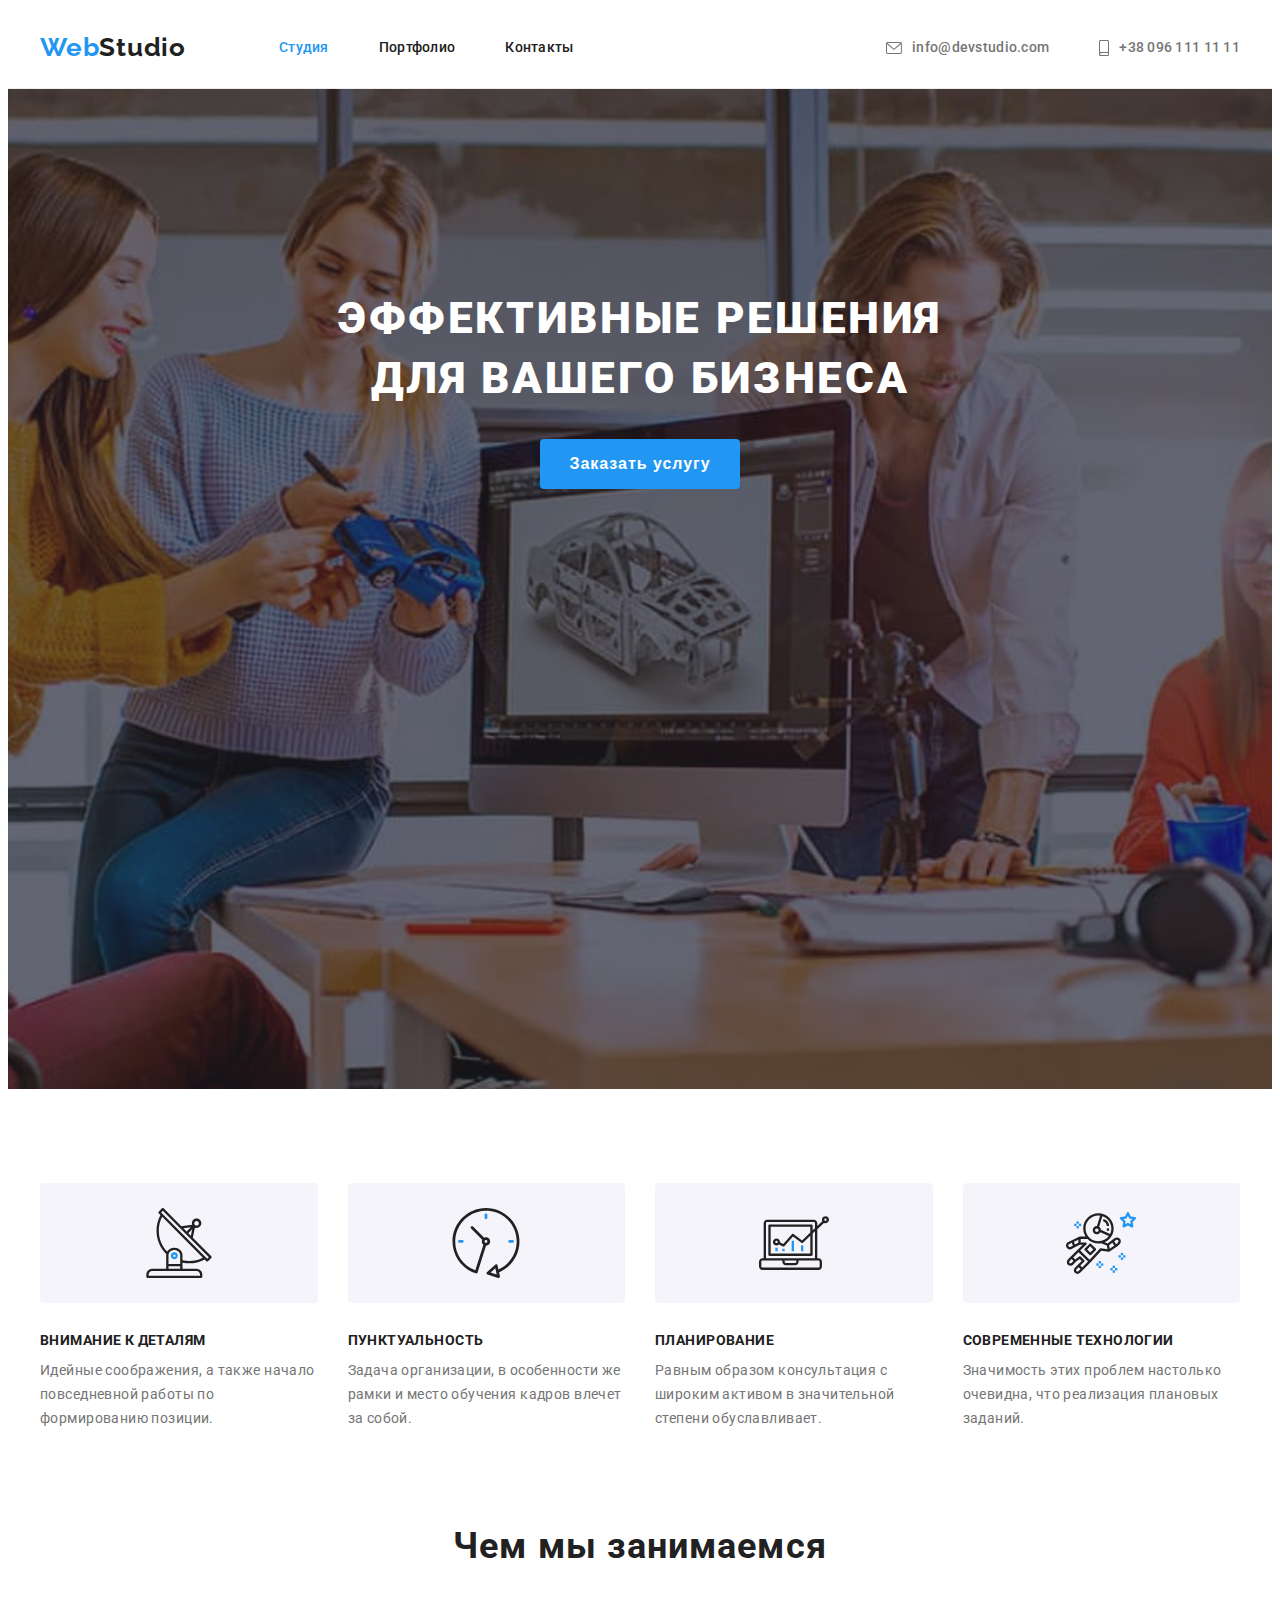
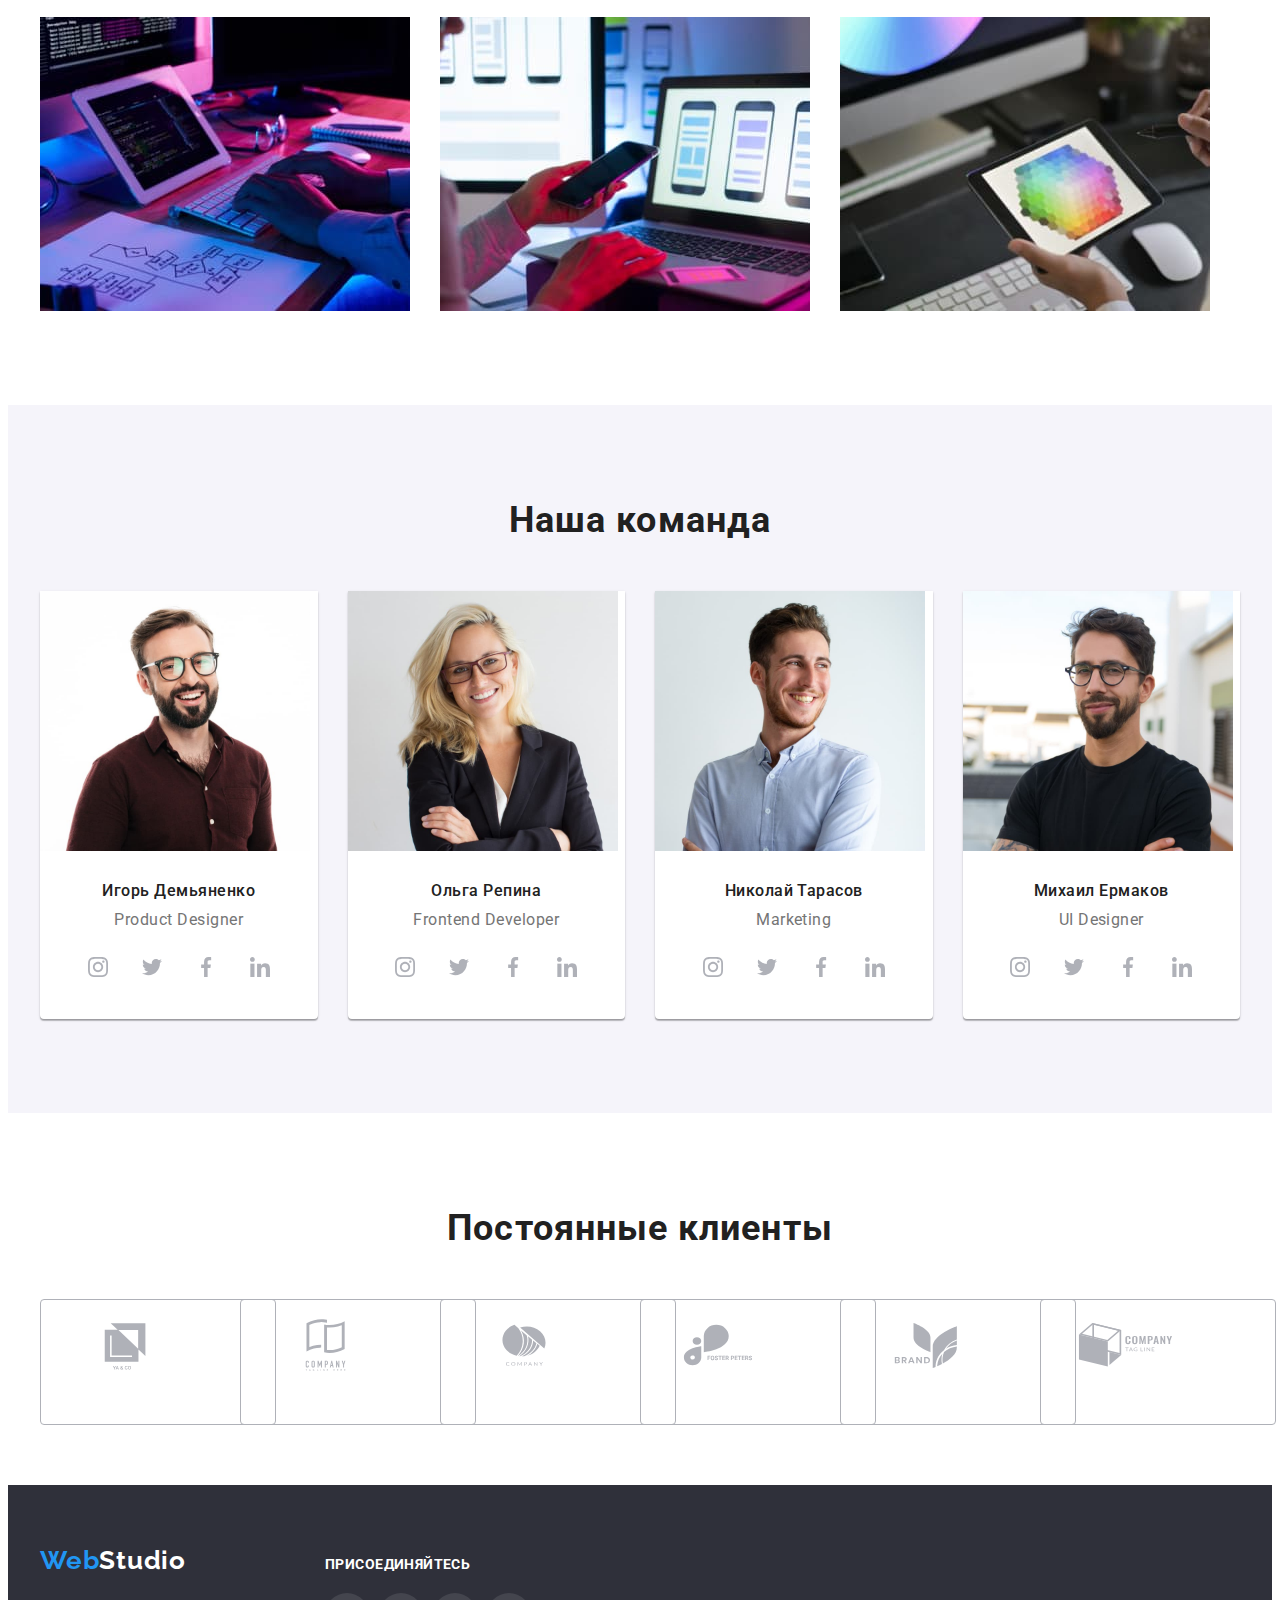
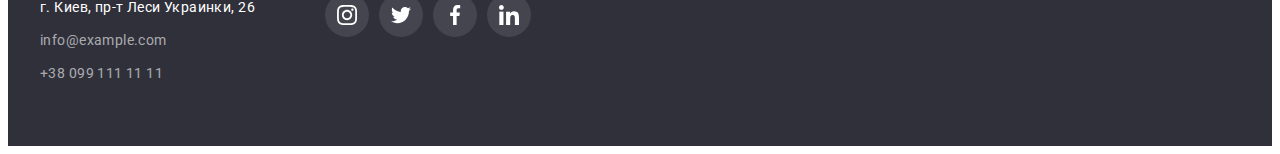
<file: index.html>
<!DOCTYPE html>
<html lang="ru">
  <head>
    <meta charset="UTF-8" />
    <meta http-equiv="X-UA-Compatible" content="IE=edge" />
    <meta name="viewport" content="width=device-width, initial-scale=1.0" />
    <title>WebStudio</title>
    <link rel="preconnect" href="https://fonts.googleapis.com" />
    <link rel="preconnect" href="https://fonts.gstatic.com" crossorigin />
    <link
      href="https://fonts.googleapis.com/css2?family=Raleway:wght@700&family=Roboto:wght@400;500;700;900&display=swap"
      rel="stylesheet"
    />
    <link
      rel="stylesheet"
      href="https://cdnjs.cloudflare.com/ajax/libs/modern-normalize/1.1.0/modern-normalize.min.css"
      integrity="sha512-wpPYUAdjBVSE4KJnH1VR1HeZfpl1ub8YT/NKx4PuQ5NmX2tKuGu6U/JRp5y+Y8XG2tV+wKQpNHVUX03MfMFn9Q=="
      crossorigin="anonymous"
      referrerpolicy="no-referrer"
    />
    <link rel="stylesheet" href="./css/styles.css" />
  </head>
  <body>
    <header class="header">
      <div class="container">
        <a class="header-logo link" href="./index.html" lang="en"
          ><span class="logo-accent">Web</span>Studio</a
        >
        <nav class="header-nav">
          <ul class="header-nav-list list">
            <li class="header-nav-item">
              <a href="" class="header-nav-link link current">Студия</a>
            </li>
            <li class="header-nav-item">
              <a href="./portfolio.html" class="header-nav-link link">Портфолио</a>
            </li>
            <li class="header-nav-item">
              <a href="" class="header-nav-link link">Контакты</a>
            </li>
          </ul>
        </nav>
        <ul class="header-contacts-list list">
          <li class="header-contacts-item">
            <a href="mailto:info@devstudio.com" class="header-contacts-link link">
              <svg class="header-contacts-icon" width="16" height="12">
                <use href="./images/icons.svg#icon-envelope"></use>
              </svg>
              info@devstudio.com</a
            >
          </li>
          <li class="header-contacts-item">
            <a href="tel:+380961111111" class="header-contacts-link link"
              ><svg class="header-contacts-icon" width="10" height="16">
                <use href="./images/icons.svg#icon-smartphone"></use></svg
              >+38 096 111 11 11</a
            >
          </li>
        </ul>
      </div>
    </header>
    <main>
      <section class="hero">
        <div class="container">
          <h1 class="hero-title">Эффективные решения для вашего бизнеса</h1>
          <button type="button" class="hero-btn">Заказать услугу</button>
        </div>
      </section>
      <section class="benefits section">
        <div class="container">
          <h2 class="visually-hidden">Преимущества</h2>
          <ul class="benefits-list list">
            <li class="benefits-item">
              <div class="benefits-item-icon">
                <svg class="benefits-icon" width="70" height="70">
                  <use href="./images/icons.svg#icon-benefits-1-antenna"></use>
                </svg>
              </div>
              <h3 class="benefits-subtitle">Внимание к деталям</h3>
              <p class="benefits-text">
                Идейные соображения, а также начало повседневной работы по формированию позиции.
              </p>
            </li>
            <li class="benefits-item">
              <div class="benefits-item-icon">
                <svg class="benefits-icon" width="70" height="70">
                  <use href="./images/icons.svg#icon-benefits-2-clock"></use>
                </svg>
              </div>
              <h3 class="benefits-subtitle">Пунктуальность</h3>
              <p class="benefits-text">
                Задача организации, в особенности же рамки и место обучения кадров влечет за собой.
              </p>
            </li>
            <li class="benefits-item">
              <div class="benefits-item-icon">
                <svg class="benefits-icon" width="70" height="70">
                  <use href="./images/icons.svg#icon-benefits-3-diagram"></use>
                </svg>
              </div>
              <h3 class="benefits-subtitle">Планирование</h3>
              <p class="benefits-text">
                Равным образом консультация с широким активом в значительной степени обуславливает.
              </p>
            </li>
            <li class="benefits-item">
              <div class="benefits-item-icon">
                <svg class="benefits-icon" width="70" height="70">
                  <use href="./images/icons.svg#icon-benefits-4-astronaut"></use>
                </svg>
              </div>
              <h3 class="benefits-subtitle">Современные технологии</h3>
              <p class="benefits-text">
                Значимость этих проблем настолько очевидна, что реализация плановых заданий.
              </p>
            </li>
          </ul>
        </div>
      </section>
      <section class="about section">
        <div class="container">
          <h2 class="section-title">Чем мы занимаемся</h2>
          <ul class="about-list list">
            <li class="about-item">
              <img
                src="./images/about/about-img-1.jpg"
                alt="Разработка продающих сайтов"
                width="370"
                height="294"
              />
            </li>
            <li class="about-item">
              <img
                src="./images/about//about-img-2.jpg"
                alt="Разработка мобильных приложений"
                width="370"
                height="294"
              />
            </li>
            <li class="about-item">
              <img
                src="./images/about//about-img-3.jpg"
                alt="Продвижение сайтов"
                width="370"
                height="294"
              />
            </li>
          </ul>
        </div>
      </section>
      <section class="team section">
        <div class="container">
          <h2 class="section-title">Наша команда</h2>
          <ul class="team-list list">
            <li class="team-item">
              <img
                src="./images/team/team-img-1.jpg"
                alt="Игорь Демьяненко"
                width="270"
                height="260"
              />
              <div class="team-item-desc">
                <h3 class="team-subtitle">Игорь Демьяненко</h3>
                <p lang="en" class="team-text">Product Designer</p>
                <ul class="team-soc-list list">
                  <li class="team-soc-item">
                    <a href="" class="team-soc-link link">
                      <svg class="team-soc-icon" width="20" height="20">
                        <use href="./images/icons.svg#icon-instagram"></use></svg
                    ></a>
                  </li>
                  <li class="team-soc-item">
                    <a href="" class="team-soc-link link">
                      <svg class="team-soc-icon" width="20" height="20">
                        <use href="./images/icons.svg#icon-twitter"></use>
                      </svg>
                    </a>
                  </li>
                  <li class="team-soc-item">
                    <a href="" class="team-soc-link link">
                      <svg class="team-soc-icon" width="20" height="20">
                        <use href="./images/icons.svg#icon-facebook"></use>
                      </svg>
                    </a>
                  </li>
                  <li class="team-soc-item">
                    <a href="" class="team-soc-link link">
                      <svg class="team-soc-icon" width="20" height="20">
                        <use href="./images/icons.svg#icon-linkedin"></use>
                      </svg>
                    </a>
                  </li>
                </ul>
              </div>
            </li>
            <li class="team-item">
              <img src="./images/team/team-img-2.jpg" alt="Ольга Репина" width="270" height="260" />
              <div class="team-item-desc">
                <h3 class="team-subtitle">Ольга Репина</h3>
                <p lang="en" class="team-text">Frontend Developer</p>
                <ul class="team-soc-list list">
                  <li class="team-soc-item">
                    <a href="" class="team-soc-link link">
                      <svg class="team-soc-icon" width="20" height="20">
                        <use href="./images/icons.svg#icon-instagram"></use></svg
                    ></a>
                  </li>
                  <li class="team-soc-item">
                    <a href="" class="team-soc-link link">
                      <svg class="team-soc-icon" width="20" height="20">
                        <use href="./images/icons.svg#icon-twitter"></use>
                      </svg>
                    </a>
                  </li>
                  <li class="team-soc-item">
                    <a href="" class="team-soc-link link">
                      <svg class="team-soc-icon" width="20" height="20">
                        <use href="./images/icons.svg#icon-facebook"></use>
                      </svg>
                    </a>
                  </li>
                  <li class="team-soc-item">
                    <a href="" class="team-soc-link link">
                      <svg class="team-soc-icon" width="20" height="20">
                        <use href="./images/icons.svg#icon-linkedin"></use>
                      </svg>
                    </a>
                  </li>
                </ul>
              </div>
            </li>
            <li class="team-item">
              <img
                src="./images/team/team-img-3.jpg"
                alt="Николай Тарасов"
                width="270"
                height="260"
              />
              <div class="team-item-desc">
                <h3 class="team-subtitle">Николай Тарасов</h3>
                <p lang="en" class="team-text">Marketing</p>
                <ul class="team-soc-list list">
                  <li class="team-soc-item">
                    <a href="" class="team-soc-link link">
                      <svg class="team-soc-icon" width="20" height="20">
                        <use href="./images/icons.svg#icon-instagram"></use></svg
                    ></a>
                  </li>
                  <li class="team-soc-item">
                    <a href="" class="team-soc-link link">
                      <svg class="team-soc-icon" width="20" height="20">
                        <use href="./images/icons.svg#icon-twitter"></use>
                      </svg>
                    </a>
                  </li>
                  <li class="team-soc-item">
                    <a href="" class="team-soc-link link">
                      <svg class="team-soc-icon" width="20" height="20">
                        <use href="./images/icons.svg#icon-facebook"></use>
                      </svg>
                    </a>
                  </li>
                  <li class="team-soc-item">
                    <a href="" class="team-soc-link link">
                      <svg class="team-soc-icon" width="20" height="20">
                        <use href="./images/icons.svg#icon-linkedin"></use>
                      </svg>
                    </a>
                  </li>
                </ul>
              </div>
            </li>
            <li class="team-item">
              <img
                src="./images/team/team-img-4.jpg"
                alt="Михаил Ермаков"
                width="270"
                height="260"
              />
              <div class="team-item-desc">
                <h3 class="team-subtitle">Михаил Ермаков</h3>
                <p lang="en" class="team-text">UI Designer</p>
                <ul class="team-soc-list list">
                  <li class="team-soc-item">
                    <a href="" class="team-soc-link link">
                      <svg class="team-soc-icon" width="20" height="20">
                        <use href="./images/icons.svg#icon-instagram"></use></svg
                    ></a>
                  </li>
                  <li class="team-soc-item">
                    <a href="" class="team-soc-link link">
                      <svg class="team-soc-icon" width="20" height="20">
                        <use href="./images/icons.svg#icon-twitter"></use>
                      </svg>
                    </a>
                  </li>
                  <li class="team-soc-item">
                    <a href="" class="team-soc-link link">
                      <svg class="team-soc-icon" width="20" height="20">
                        <use href="./images/icons.svg#icon-facebook"></use>
                      </svg>
                    </a>
                  </li>
                  <li class="team-soc-item">
                    <a href="" class="team-soc-link link">
                      <svg class="team-soc-icon" width="20" height="20">
                        <use href="./images/icons.svg#icon-linkedin"></use>
                      </svg>
                    </a>
                  </li>
                </ul>
              </div>
            </li>
          </ul>
        </div>
      </section>
      <section class="clients section">
        <div class="container">
          <h2 class="section-title">Постоянные клиенты</h2>
          <ul class="clients-list list">
            <li class="clients-item">
              <a href="" class="clients-link"
                ><svg class="clients-icon" width="106" height="60">
                  <use href="./images/icons.svg#icon-clients-logo-1"></use></svg
              ></a>
            </li>
            <li class="clients-item">
              <a href="" class="clients-link"
                ><svg class="clients-icon" width="106" height="60">
                  <use href="./images/icons.svg#icon-clients-logo-2"></use></svg
              ></a>
            </li>
            <li class="clients-item">
              <a href="" class="clients-link"
                ><svg class="clients-icon" width="106" height="60">
                  <use href="./images/icons.svg#icon-clients-logo-3"></use></svg
              ></a>
            </li>
            <li class="clients-item">
              <a href="" class="clients-link"
                ><svg class="clients-icon" width="106" height="60">
                  <use href="./images/icons.svg#icon-clients-logo-4"></use></svg
              ></a>
            </li>
            <li class="clients-item">
              <a href="" class="clients-link"
                ><svg class="clients-icon" width="106" height="60">
                  <use href="./images/icons.svg#icon-clients-logo-5"></use></svg
              ></a>
            </li>
            <li class="clients-item">
              <a href="" class="clients-link"
                ><svg class="clients-icon" width="106" height="60">
                  <use href="./images/icons.svg#icon-clients-logo-6"></use></svg
              ></a>
            </li>
          </ul>
        </div>
      </section>
    </main>
    <footer class="footer">
      <div class="container">
        <div class="footer-left">
          <a href="./index.html" class="footer-logo link"
            ><span class="logo-accent">Web</span>Studio</a
          >
          <address class="footer-contacts">
            <ul class="footer-contacts-list list">
              <li class="footer-contacts-item">
                <a
                  href="https://www.google.com/maps/d/viewer?mid=10uSM3H-mIU3GznYo2szRIEphczw&hl=en_US&ll=50.42732700000001%2C30.538092&z=17"
                  target="_blank"
                  rel="noopener noreferrer nofollow"
                  class="footer-contacts-link link adress"
                  >г. Киев, пр-т Леси Украинки, 26</a
                >
              </li>
              <li class="footer-contacts-item">
                <a href="mailto:info@example.com" class="footer-contacts-link link"
                  >info@example.com</a
                >
              </li>
              <li class="footer-contacts-item">
                <a href="tel:+380991111111" class="footer-contacts-link link">+38 099 111 11 11</a>
              </li>
            </ul>
          </address>
        </div>
        <div class="footer-join">
          <p class="footer-join-text">Присоединяйтесь</p>
          <ul class="footer-soc-list list">
            <li class="footer-soc-item">
              <a href="" class="footer-soc-link link">
                <svg class="footer-soc-icon" width="20" height="20">
                  <use href="./images/icons.svg#icon-instagram"></use>
                </svg>
              </a>
            </li>
            <li class="footer-soc-item">
              <a href="" class="footer-soc-link link">
                <svg class="footer-soc-icon" width="20" height="20">
                  <use href="./images/icons.svg#icon-twitter"></use>
                </svg>
              </a>
            </li>
            <li class="footer-soc-item">
              <a href="" class="footer-soc-link link">
                <svg class="footer-soc-icon" width="20" height="20">
                  <use href="./images/icons.svg#icon-facebook"></use>
                </svg>
              </a>
            </li>
            <li class="footer-soc-item">
              <a href="" class="footer-soc-link link">
                <svg class="footer-soc-icon" width="20" height="20">
                  <use href="./images/icons.svg#icon-linkedin"></use>
                </svg>
              </a>
            </li>
          </ul>
        </div>
      </div>
    </footer>
  </body>
</html>
</file>
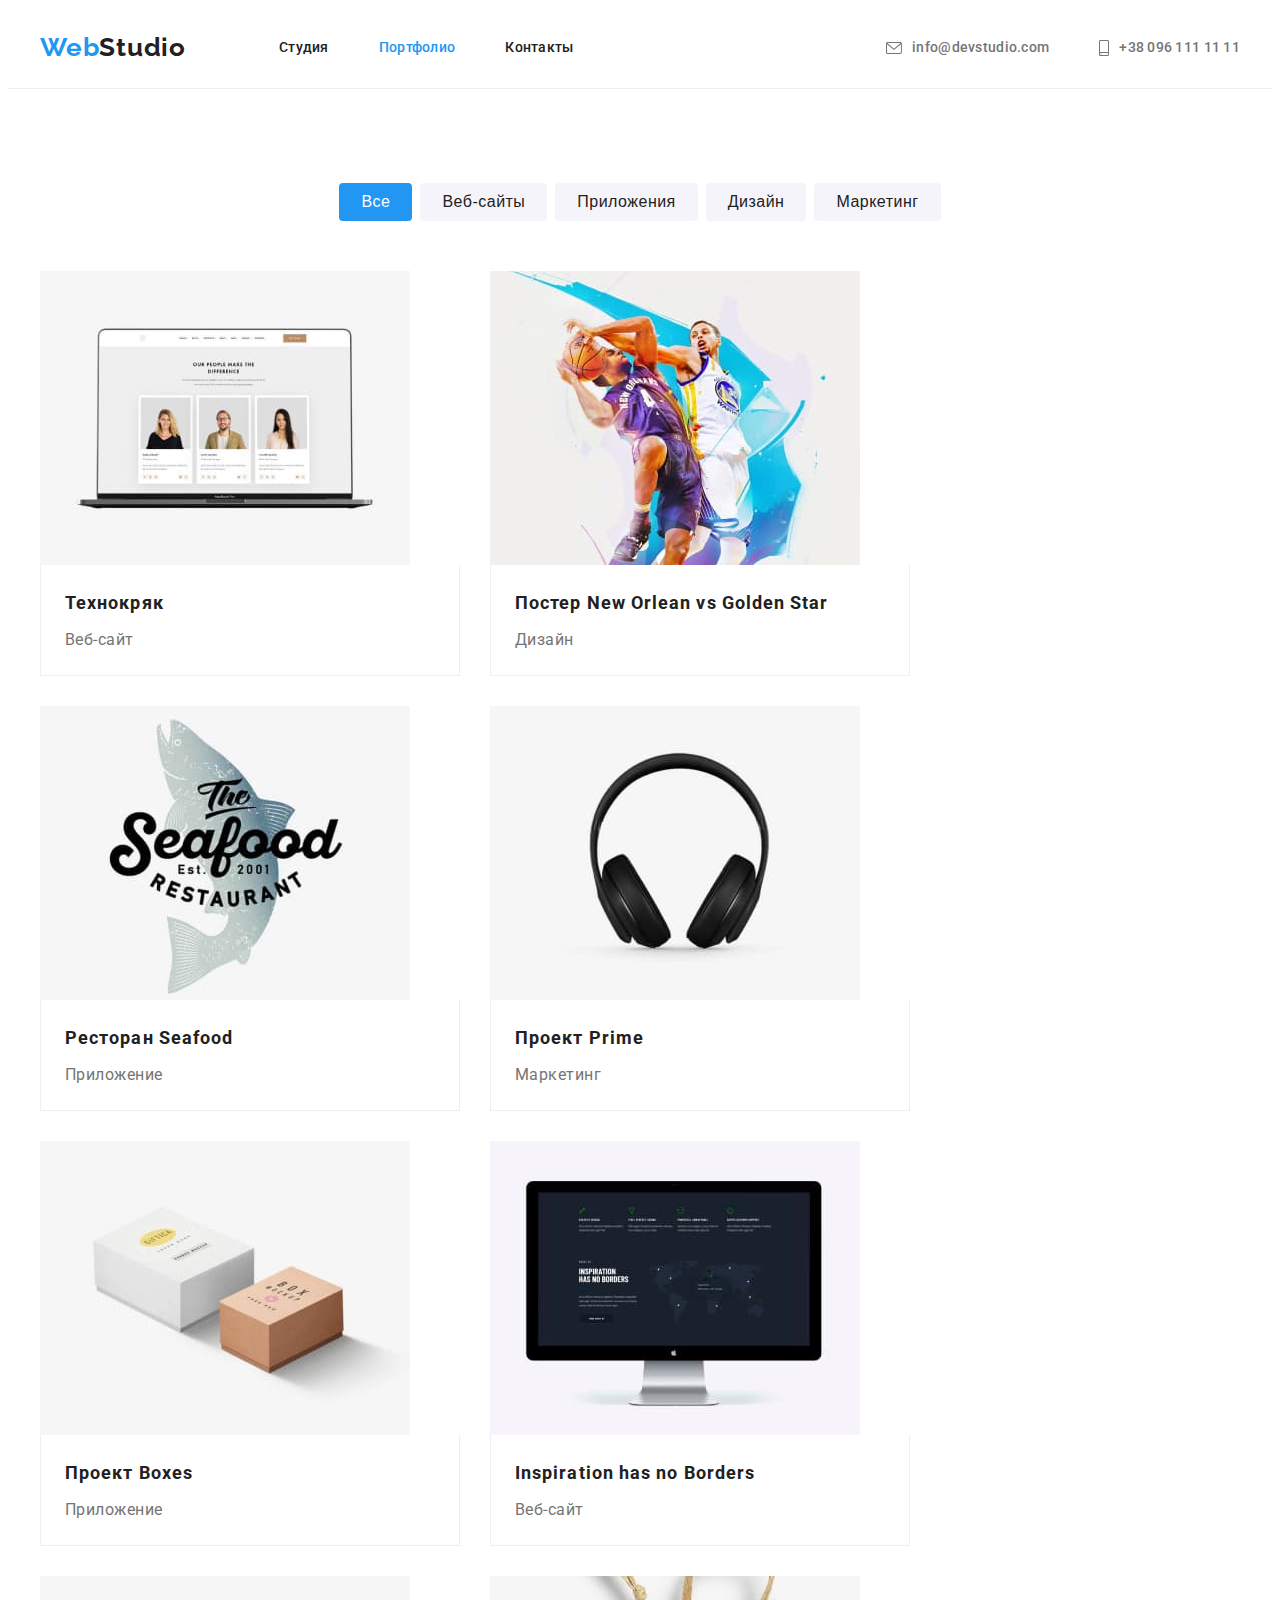
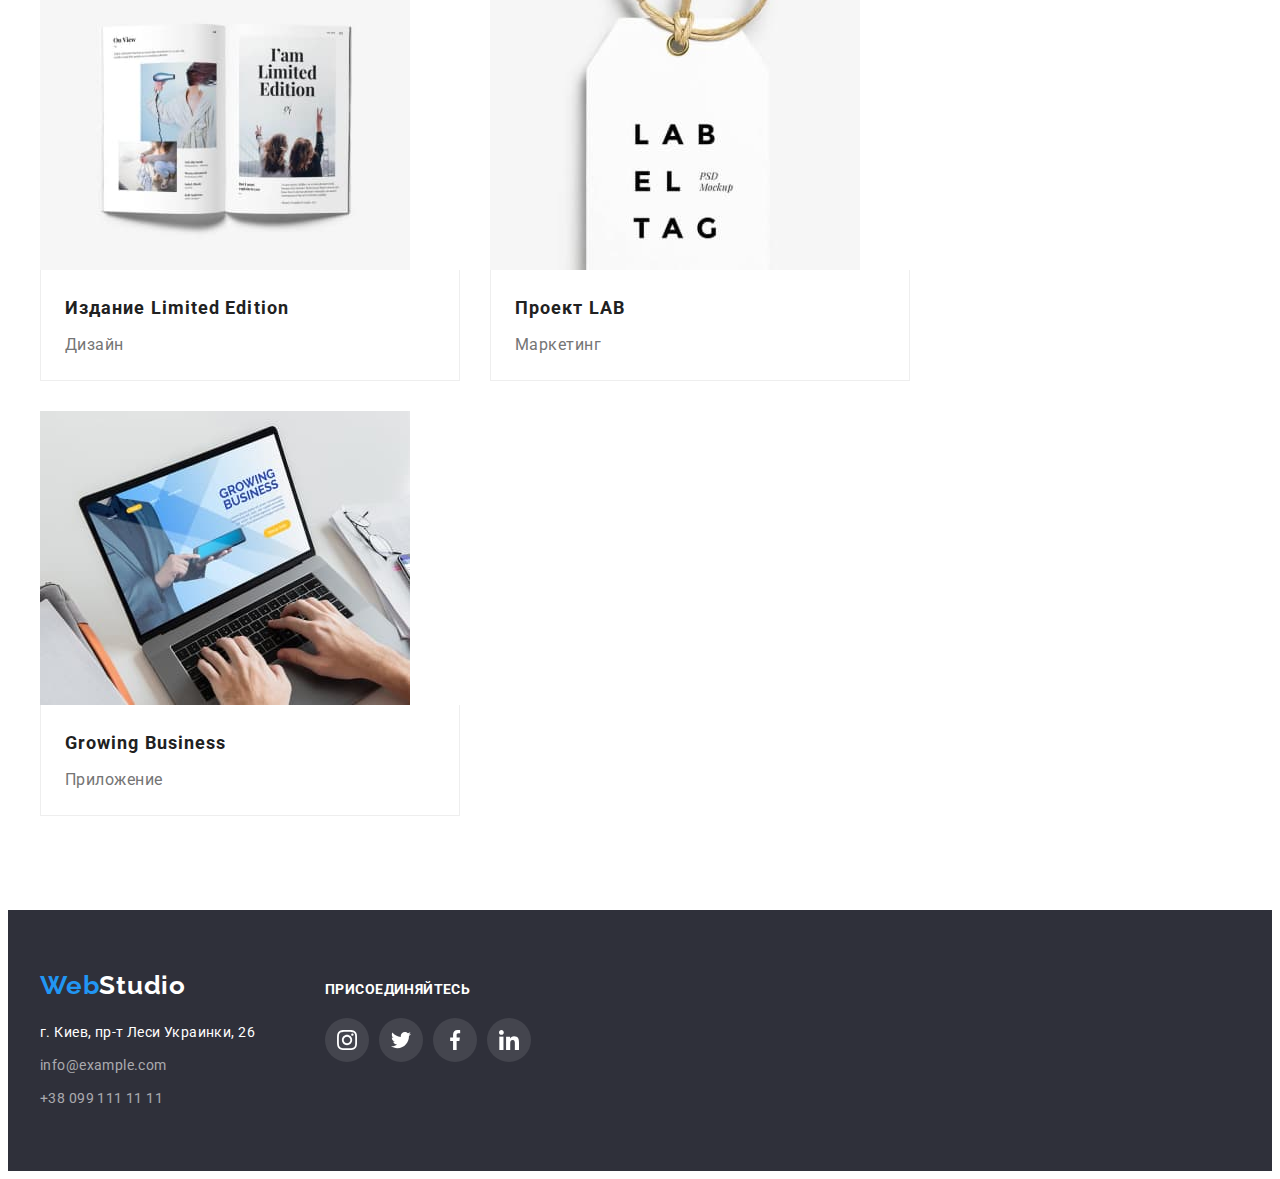
<file: portfolio.html>
<!DOCTYPE html>
<html lang="ru">
  <head>
    <meta charset="UTF-8" />
    <meta http-equiv="X-UA-Compatible" content="IE=edge" />
    <meta name="viewport" content="width=device-width, initial-scale=1.0" />
    <title>Portfolio</title>
    <link rel="preconnect" href="https://fonts.googleapis.com" />
    <link rel="preconnect" href="https://fonts.gstatic.com" crossorigin />
    <link
      href="https://fonts.googleapis.com/css2?family=Raleway:wght@700&family=Roboto:wght@400;500;700;900&display=swap"
      rel="stylesheet"
    />
    <link
      rel="stylesheet"
      href="https://cdnjs.cloudflare.com/ajax/libs/modern-normalize/1.1.0/modern-normalize.min.css"
      integrity="sha512-wpPYUAdjBVSE4KJnH1VR1HeZfpl1ub8YT/NKx4PuQ5NmX2tKuGu6U/JRp5y+Y8XG2tV+wKQpNHVUX03MfMFn9Q=="
      crossorigin="anonymous"
      referrerpolicy="no-referrer"
    />
    <link rel="stylesheet" href="./css/styles.css" />
  </head>
  <body>
    <header class="header">
      <div class="container">
        <a class="header-logo link" href="./index.html" lang="en"
          ><span class="logo-accent">Web</span>Studio</a
        >
        <nav class="header-nav">
          <ul class="header-nav-list list">
            <li class="header-nav-item">
              <a href="./index.html" class="header-nav-link link">Студия</a>
            </li>
            <li class="header-nav-item">
              <a href="./portfolio.html" class="header-nav-link link current">Портфолио</a>
            </li>
            <li class="header-nav-item">
              <a href="" class="header-nav-link link">Контакты</a>
            </li>
          </ul>
        </nav>
        <ul class="header-contacts-list list">
          <li class="header-contacts-item">
            <a href="mailto:info@devstudio.com" class="header-contacts-link link">
              <svg class="header-contacts-icon" width="16" height="12">
                <use href="./images/icons.svg#icon-envelope"></use>
              </svg>
              info@devstudio.com</a
            >
          </li>
          <li class="header-contacts-item">
            <a href="tel:+380961111111" class="header-contacts-link link"
              ><svg class="header-contacts-icon" width="10" height="16">
                <use href="./images/icons.svg#icon-smartphone"></use></svg
              >+38 096 111 11 11</a
            >
          </li>
        </ul>
      </div>
    </header>
    <main>
      <section class="projects section">
        <div class="container">
          <h1 class="visually-hidden">Портфолио</h1>
          <ul class="projects-filter list">
            <li class="projects-filter-item">
              <button type="button" class="projects-filter-btn btn-curent">Все</button>
            </li>
            <li class="projects-filter-item">
              <button type="button" class="projects-filter-btn">Веб-сайты</button>
            </li>
            <li class="projects-filter-item">
              <button type="button" class="projects-filter-btn">Приложения</button>
            </li>
            <li class="projects-filter-item">
              <button type="button" class="projects-filter-btn">Дизайн</button>
            </li>
            <li class="projects-filter-item">
              <button type="button" class="projects-filter-btn">Маркетинг</button>
            </li>
          </ul>
          <ul class="projects-examples-list list">
            <li class="projects-examples-item">
              <a href="" class="projects-examples-link link">
                <img
                  src="./images/portfolio/portfolio-img-1.jpg"
                  alt="Монитор с изображением сайта"
                  width="370"
                  height="294"
                />
                <div class="projects-examples-desc">
                  <h2 class="projects-examples-title">Технокряк</h2>
                  <p class="projects-examples-text">Веб-сайт</p>
                </div>
              </a>
            </li>
            <li class="projects-examples-item">
              <a href="" class="projects-examples-link link">
                <img
                  src="./images/portfolio/portfolio-img-2.jpg"
                  alt="Два баскетболиста с мячом"
                  width="370"
                  height="294"
                />
                <div class="projects-examples-desc">
                  <h2 class="projects-examples-title">Постер New Orlean vs Golden Star</h2>
                  <p class="projects-examples-text">Дизайн</p>
                </div>
              </a>
            </li>
            <li class="projects-examples-item">
              <a href="" class="projects-examples-link link">
                <img
                  src="./images/portfolio/portfolio-img-3.jpg"
                  alt="Логотип рыбного ресторана"
                  width="370"
                  height="294"
                />
                <div class="projects-examples-desc">
                  <h2 class="projects-examples-title">Ресторан Seafood</h2>
                  <p class="projects-examples-text">Приложение</p>
                </div>
              </a>
            </li>
            <li class="projects-examples-item">
              <a href="" class="projects-examples-link link">
                <img
                  src="./images/portfolio/portfolio-img-4.jpg"
                  alt="Наушники"
                  width="370"
                  height="294"
                />
                <div class="projects-examples-desc">
                  <h2 class="projects-examples-title">Проект Prime</h2>
                  <p class="projects-examples-text">Маркетинг</p>
                </div>
              </a>
            </li>
            <li class="projects-examples-item">
              <a href="" class="projects-examples-link link">
                <img
                  src="./images/portfolio/portfolio-img-5.jpg"
                  alt="Две коробки"
                  width="370"
                  height="294"
                />
                <div class="projects-examples-desc">
                  <h2 class="projects-examples-title">Проект Boxes</h2>
                  <p class="projects-examples-text">Приложение</p>
                </div>
              </a>
            </li>
            <li class="projects-examples-item">
              <a href="" class="projects-examples-link link">
                <img
                  src="./images/portfolio/portfolio-img-6.jpg"
                  alt="Монитор компьютера"
                  width="370"
                  height="294"
                />
                <div class="projects-examples-desc">
                  <h2 class="projects-examples-title">Inspiration has no Borders</h2>
                  <p class="projects-examples-text">Веб-сайт</p>
                </div>
              </a>
            </li>
            <li class="projects-examples-item">
              <a href="" class="projects-examples-link link">
                <img
                  src="./images/portfolio/portfolio-img-7.jpg"
                  alt="Развернутый журнал"
                  width="370"
                  height="294"
                />
                <div class="projects-examples-desc">
                  <h2 class="projects-examples-title">Издание Limited Edition</h2>
                  <p class="projects-examples-text">Дизайн</p>
                </div>
              </a>
            </li>
            <li class="projects-examples-item">
              <a href="" class="projects-examples-link link">
                <img
                  src="./images/portfolio/portfolio-img-8.jpg"
                  alt="Бирка"
                  width="370"
                  height="294"
                />
                <div class="projects-examples-desc">
                  <h2 class="projects-examples-title">Проект LAB</h2>
                  <p class="projects-examples-text">Маркетинг</p>
                </div>
              </a>
            </li>
            <li class="projects-examples-item">
              <a href="" class="projects-examples-link link">
                <img
                  src="./images/portfolio/portfolio-img-9.jpg"
                  alt="Открытый лэптоп"
                  width="370"
                  height="294"
                />
                <div class="projects-examples-desc">
                  <h2 class="projects-examples-title">Growing Business</h2>
                  <p class="projects-examples-text">Приложение</p>
                </div>
              </a>
            </li>
          </ul>
        </div>
      </section>
    </main>
    <footer class="footer">
      <div class="container">
        <div class="footer-left">
          <a href="./index.html" class="footer-logo link"
            ><span class="logo-accent">Web</span>Studio</a
          >
          <address class="footer-contacts">
            <ul class="footer-contacts-list list">
              <li class="footer-contacts-item">
                <a
                  href="https://www.google.com/maps/d/viewer?mid=10uSM3H-mIU3GznYo2szRIEphczw&hl=en_US&ll=50.42732700000001%2C30.538092&z=17"
                  target="_blank"
                  rel="noopener noreferrer nofollow"
                  class="footer-contacts-link link adress"
                  >г. Киев, пр-т Леси Украинки, 26</a
                >
              </li>
              <li class="footer-contacts-item">
                <a href="mailto:info@example.com" class="footer-contacts-link link"
                  >info@example.com</a
                >
              </li>
              <li class="footer-contacts-item">
                <a href="tel:+380991111111" class="footer-contacts-link link">+38 099 111 11 11</a>
              </li>
            </ul>
          </address>
        </div>
        <div class="footer-join">
          <p class="footer-join-text">Присоединяйтесь</p>
          <ul class="footer-soc-list list">
            <li class="footer-soc-item">
              <a href="" class="footer-soc-link link">
                <svg class="footer-soc-icon" width="20" height="20">
                  <use href="./images/icons.svg#icon-instagram"></use>
                </svg>
              </a>
            </li>
            <li class="footer-soc-item">
              <a href="" class="footer-soc-link link">
                <svg class="footer-soc-icon" width="20" height="20">
                  <use href="./images/icons.svg#icon-twitter"></use>
                </svg>
              </a>
            </li>
            <li class="footer-soc-item">
              <a href="" class="footer-soc-link link">
                <svg class="footer-soc-icon" width="20" height="20">
                  <use href="./images/icons.svg#icon-facebook"></use>
                </svg>
              </a>
            </li>
            <li class="footer-soc-item">
              <a href="" class="footer-soc-link link">
                <svg class="footer-soc-icon" width="20" height="20">
                  <use href="./images/icons.svg#icon-linkedin"></use>
                </svg>
              </a>
            </li>
          </ul>
        </div>
      </div>
    </footer>
  </body>
</html>
</file>
<file: css/styles.css>
:root {
  --main-title-color: #212121;
  --main-text-color: #757575;
  --accent-color: #2196f3;
  --main-background-color: #ffffff;
  --second-background-color: #f5f4fa;
  --main-logo-color: #212121;
  --second-logo-color: #ffffff;
  --hero-color: #ffffff;
  --typical-margin: 30px;
}

/* ---------------Частковий reset стилів--------------*/
p,
h1,
h2,
h3,
h4,
h5,
h6 {
  margin: 0;
}

ul {
  margin: 0;
  padding-left: 0;
}

button {
  cursor: pointer;
}

img {
  display: block;
  max-width: 100%;
  height: auto;
}

.list {
  list-style: none;
}

.link {
  text-decoration: none;
  color: currentColor;
}

/*-----------------Загальні стилі---------------  */

body {
  font-family: 'Roboto', sans-serif;
  color: var(--main-title-color);
  background-color: var(--main-background-color);
}

.container {
  width: 1200px;
  padding-left: 15px;
  padding-right: 15px;
  margin: 0 auto;
  /* outline: 1px solid red; */
}

.section {
  padding-top: 94px;
  padding-bottom: 94px;
}
/*----------------------HEADER----------------------*/
.header {
  border-bottom: 1px solid #ececec;
}

.header .container {
  display: flex;
  align-items: center;
}

.header-logo {
  font-family: 'Raleway', sans-serif;
  font-weight: 700;
  font-size: 26px;
  line-height: 1.29;
  letter-spacing: 0.03em;
  color: var(--main-logo-color);
  margin-right: 93px;
}

.logo-accent {
  color: var(--accent-color);
}

.header-nav-list {
  display: flex;
}

.header-nav-item:not(:last-child),
.header-contacts-item:not(:last-child) {
  margin-right: 50px;
}

.header-nav-link {
  display: flex;
  font-weight: 500;
  font-size: 14px;
  line-height: 1.14;
  letter-spacing: 0.02em;
  padding-top: 32px;
  padding-bottom: 32px;
}

.header-nav-link:hover,
.header-nav-link:focus {
  color: var(--accent-color);
}

.header-nav-link.current {
  color: var(--accent-color);
}

.header-contacts-list {
  display: flex;
  margin-left: auto;
}

.header-contacts-link {
  display: flex;
  justify-content: center;
  align-items: center;
  font-weight: 500;
  font-size: 14px;
  line-height: 1.14;
  letter-spacing: 0.02em;
  color: #757575;
}

.header-contacts-icon {
  fill: currentColor;
  margin-right: 10px;
}

.header-contacts-link:hover,
.header-contacts-link:focus {
  color: var(--accent-color);
}

/*----------------------HERO----------------------*/
.hero {
  max-width: 1600px;
  height: 600px;
  padding-top: 200px;
  padding-bottom: 200px;
  margin: 0 auto;

  background-color: #2f303a;
  background-image: linear-gradient(rgba(47, 48, 58, 0.4), rgba(47, 48, 58, 0.4)),
    url(../images/hero/hero-bg-image.jpg);
  background-repeat: no-repeat;
  background-position: center;
  background-size: cover;
}

.hero-title {
  font-weight: 900;
  font-size: 44px;
  line-height: 1.36;
  letter-spacing: 0.06em;
  text-transform: uppercase;
  color: var(--hero-color);
  text-align: center;
  max-width: 696px;
  margin-bottom: var(--typical-margin);
  margin-left: auto;
  margin-right: auto;
}

.hero-btn {
  font-weight: 700;
  font-size: 16px;
  line-height: 1.88;
  letter-spacing: 0.06em;
  color: var(--hero-color);
  background-color: var(--accent-color);
  display: block;
  margin: 0 auto;
  border-radius: 4px;
  border: none;
  min-width: 200px;
  min-height: 50px;
}

.hero-btn:hover,
.hero-btn:focus {
  background-color: #188ce8;
}

/*----------------------BENEFITS----------------------*/
.benefits {
  padding-bottom: 0;
}

.visually-hidden {
  position: absolute;
  white-space: nowrap;
  width: 1px;
  height: 1px;
  overflow: hidden;
  border: 0;
  padding: 0;
  clip: rect(0 0 0 0);
  clip-path: inset(50%);
  margin: -1px;
}

.benefits-list {
  display: flex;
  margin-left: -30px;
}

.benefits-item {
  flex-basis: calc((100% - 120px) / 4);
  margin-left: var(--typical-margin);
}

.benefits-item-icon {
  width: 100%;
  height: 120px;
  margin-bottom: var(--typical-margin);
  display: flex;
  justify-content: center;
  align-items: center;
  background-color: #f5f4fa;
  border-radius: 4px;
}

.benefits-subtitle {
  font-size: 14px;
  line-height: 1.14;
  letter-spacing: 0.03em;
  text-transform: uppercase;
  margin-bottom: 10px;
}

.benefits-text {
  font-size: 14px;
  line-height: 1.71;
  letter-spacing: 0.03em;
  color: var(--main-text-color);
}

/*----------------------ABOUT----------------------*/
.section-title {
  font-size: 36px;
  line-height: 1.17;
  text-align: center;
  letter-spacing: 0.03em;
  margin-bottom: 50px;
}

.about-list {
  display: flex;
  margin-left: -30px;
}

.about-item {
  flex-basis: calc(100% / 3 -30px);
  margin-left: var(--typical-margin);
}

/*----------------------TEAM----------------------*/
.team {
  background-color: var(--second-background-color);
  max-width: 1600px;
  margin: 0 auto;
}

.team-list {
  display: flex;
  margin-left: -30px;
}

.team-item {
  background-color: var(--main-background-color);
  flex-basis: calc((100% - 120px) / 4);
  margin-left: var(--typical-margin);
  border-radius: 0px 0px 4px 4px;
  box-shadow: 0px 1px 3px rgba(0, 0, 0, 0.12), 0px 1px 1px rgba(0, 0, 0, 0.14),
    0px 2px 1px rgba(0, 0, 0, 0.2);
}

.team-subtitle {
  font-weight: 500;
  font-size: 16px;
  line-height: 1.19;
  letter-spacing: 0.03em;
  margin-bottom: 10px;
}

.team-text {
  font-size: 16px;
  line-height: 1.19;
  letter-spacing: 0.03em;
  color: var(--main-text-color);
  margin-bottom: 16px;
}

.team-item-desc {
  width: 100%;
  padding-top: 30px;
  padding-bottom: 30px;
  text-align: center;
}

.team-soc-list {
  display: flex;
  justify-content: center;
}

.team-soc-item {
  height: 44px;
  width: 44px;
  margin-right: 10px;
}

.team-soc-item:last-child {
  margin-right: 0;
}

.team-soc-link {
  display: flex;
  align-items: center;
  justify-content: center;
  width: 100%;
  height: 100%;
  border-radius: 50%;
  color: #afb1b8;
}

.team-soc-icon {
  fill: currentColor;
}

.team-soc-link:hover,
.team-soc-link:focus {
  background-color: var(--accent-color);
  color: #ffffff;
}

/* .team-soc-link:hover,
.team-soc-link:focus {
  background-color: var(--accent-color);
}

.team-soc-link:hover .team-soc-icon,
.team-soc-link:focus .team-soc-icon {
  fill: #ffffff;
} */

/*----------------------CLIENTS----------------------*/

.clients-list {
  display: flex;
}

.clients-item {
  width: 170px;
  height: 92px;
  margin-right: 30px;
}

.clients-item:last-child {
  margin-right: 0;
}

.clients-link {
  display: flex;
  padding: 16px 32px;
  width: 100%;
  height: 100%;
  color: #afb1b8;
  border: 1px solid #afb1b8;
  border-radius: 4px;
}

.clients-icon {
  fill: currentColor;
}

.clients-link:hover,
.clients-link:focus {
  border-color: var(--accent-color);
  color: var(--accent-color);
}

/*----------------------FOOTER----------------------*/
.footer {
  background-color: #2f303a;
  padding-top: 60px;
  padding-bottom: 60px;
  max-width: 1600px;
  margin: 0 auto;
}

.footer .container {
  display: flex;
}

.footer-logo {
  font-family: 'Raleway', sans-serif;
  font-weight: 700;
  font-size: 26px;
  line-height: 1.19;
  letter-spacing: 0.03em;
  color: var(--second-logo-color);
}

.footer-contacts {
  font-style: normal;
  margin-top: 20px;
  margin-right: 70px;
}

.footer-contacts-item:not(:last-child) {
  margin-bottom: 9px;
}

.footer-contacts-link {
  font-size: 14px;
  line-height: 1.71;
  letter-spacing: 0.03em;
  color: rgba(255, 255, 255, 0.6);
}

.footer-contacts [href*='www.google.com/maps/'] {
  color: #ffffff;
}

.footer-contacts-link:hover,
.footer-contacts-link:focus {
  color: var(--accent-color);
}

.footer-join {
  padding-top: 12px;
}

.footer-join-text {
  font-weight: 700;
  font-size: 14px;
  line-height: 1.14;
  letter-spacing: 0.03em;
  text-transform: uppercase;
  color: #ffffff;
  margin-bottom: 20px;
}

.footer-soc-list {
  display: flex;
}

.footer-soc-item {
  height: 44px;
  width: 44px;
  margin-right: 10px;
}

.footer-soc-item:last-child {
  margin-right: 0;
}

.footer-soc-link {
  display: flex;
  height: 100%;
  width: 100%;
  align-items: center;
  justify-content: center;
  border-radius: 50%;
  background-color: rgba(255, 255, 255, 0.1);
  fill: #ffffff;
}

.footer-soc-link:hover,
.footer-soc-link:focus {
  background-color: var(--accent-color);
}

/*----------------------PORTFOLIO----------------------*/
.projects-filter {
  margin-bottom: 50px;
  display: flex;
  justify-content: center;
}

.projects-filter-btn {
  font-weight: 500;
  font-size: 16px;
  line-height: 1.62;
  letter-spacing: 0.03em;
  color: inherit;
  background-color: #f5f4fa;
  padding: 6px 22px;
  border-radius: 4px;
  border: none;
}

.projects-filter-item:not(:last-child) {
  margin-right: 8px;
}

.projects-filter-btn:hover,
.projects-filter-btn:focus {
  color: #ffffff;
  background-color: var(--accent-color);
  box-shadow: 0px 3px 1px rgba(0, 0, 0, 0.1), 0px 1px 2px rgba(0, 0, 0, 0.08),
    0px 2px 2px rgba(0, 0, 0, 0.12);
}

/* .projects-filter-btn:focus {
  outline: none;
} */

.btn-curent {
  color: #ffffff;
  background-color: var(--accent-color);
}

.projects-examples-list {
  display: flex;
  flex-wrap: wrap;
  margin: -15px;
}

.projects-examples-item {
  flex-basis: calc((100% - 90px) / 3);
  margin: 15px;
}

.projects-examples-link {
  display: block;
}

.projects-examples-link:hover,
.projects-examples-link:focus {
  box-shadow: 0px 1px 1px rgba(0, 0, 0, 0.12), 0px 4px 4px rgba(0, 0, 0, 0.06),
    1px 4px 6px rgba(0, 0, 0, 0.16);
}

/* .projects-examples-link:focus {
  outline: none;
} */

.projects-examples-title {
  font-size: 18px;
  line-height: 2;
  letter-spacing: 0.06em;
  color: var(--main-title-color);
  margin-bottom: 4px;
}

.projects-examples-text {
  font-size: 16px;
  line-height: 1.88;
  letter-spacing: 0.03em;
  color: var(--main-text-color);
}

.projects-examples-desc {
  background-color: var(--main-background-color);
  width: 370px;
  padding: 20px 24px;
  border: 1px solid #eeeeee;
  border-top: 0;
}
</file>
